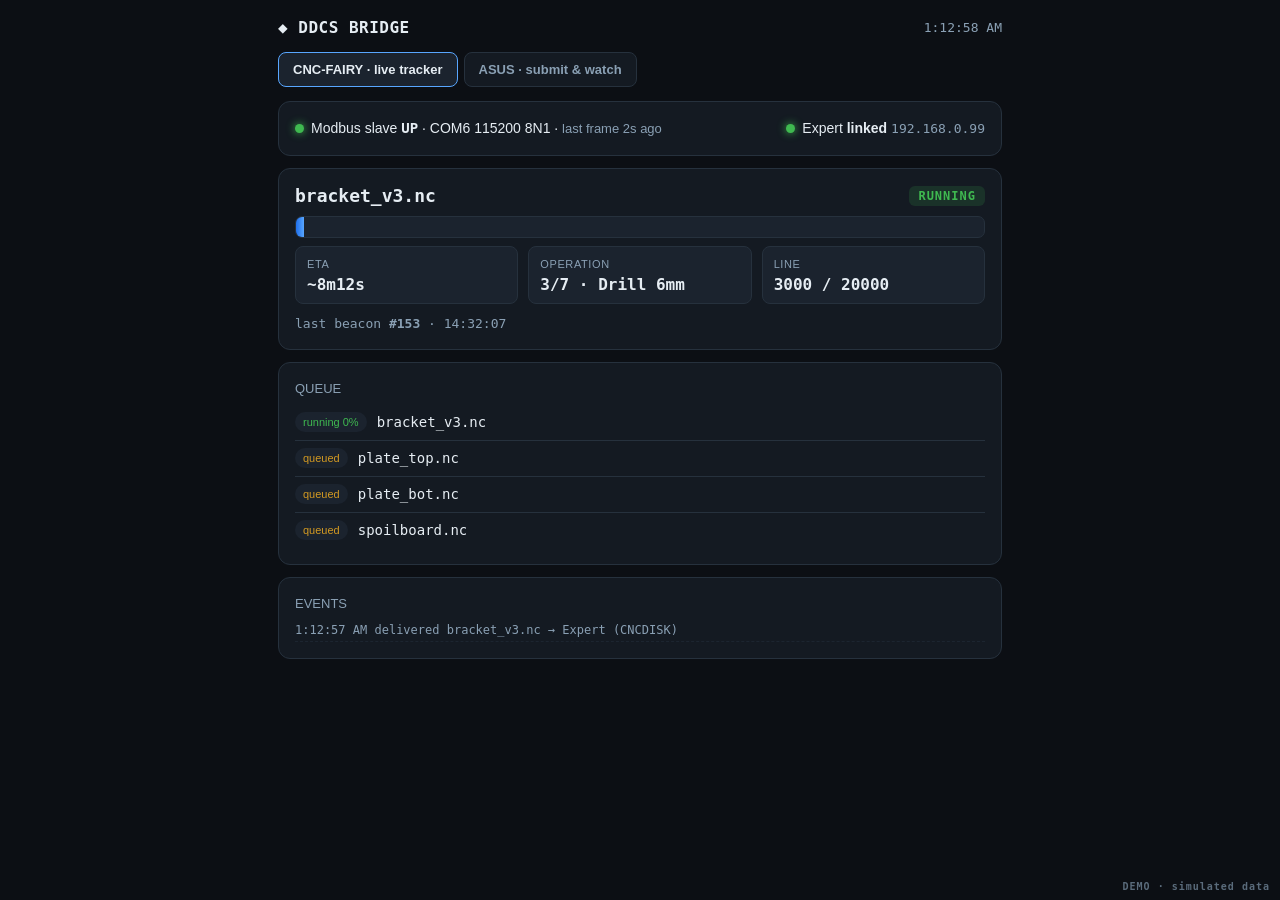
<file: controllers/expert-m350/tools/bridge_ui_mock.html>
<!doctype html>
<html lang="en">
<head>
<meta charset="utf-8">
<meta name="viewport" content="width=device-width, initial-scale=1">
<title>DDCS Bridge — UI mockup</title>
<style>
  :root{
    --bg:#0c0f14; --panel:#141a22; --panel2:#1b232e; --ink:#e6edf3; --dim:#8aa0b4;
    --line:#26313d; --accent:#3fb950; --accent2:#58a6ff; --warn:#d29922; --bad:#f85149;
    --bar:#1f6feb;
  }
  *{box-sizing:border-box}
  body{margin:0;background:var(--bg);color:var(--ink);
       font:14px/1.5 ui-sans-serif,Segoe UI,Roboto,Helvetica,Arial,sans-serif}
  .wrap{max-width:760px;margin:0 auto;padding:18px}
  h1{font:600 16px ui-monospace,Consolas,monospace;letter-spacing:.5px;margin:0}
  .tabs{display:flex;gap:6px;margin:14px 0}
  .tab{padding:7px 14px;border:1px solid var(--line);border-radius:8px;background:var(--panel);
       color:var(--dim);cursor:pointer;font-weight:600;font-size:13px}
  .tab.on{background:var(--panel2);color:var(--ink);border-color:var(--accent2)}
  .card{background:var(--panel);border:1px solid var(--line);border-radius:12px;padding:16px;margin:12px 0}
  .row{display:flex;align-items:center;gap:14px;flex-wrap:wrap}
  .spread{justify-content:space-between}
  .dot{width:9px;height:9px;border-radius:50%;display:inline-block;margin-right:7px}
  .ok{background:var(--accent);box-shadow:0 0 8px var(--accent)}
  .info{background:var(--accent2)}
  .muted{color:var(--dim);font-size:13px}
  .mono{font-family:ui-monospace,Consolas,monospace}
  .job{font:600 18px ui-monospace,Consolas,monospace}
  .state{font:600 12px ui-monospace,monospace;padding:3px 9px;border-radius:6px;letter-spacing:1px}
  .s-run{background:rgba(63,185,80,.15);color:var(--accent)}
  .s-done{background:rgba(88,166,255,.15);color:var(--accent2)}
  .s-wait{background:rgba(210,153,34,.15);color:var(--warn)}
  .bar{height:22px;background:var(--panel2);border-radius:7px;overflow:hidden;border:1px solid var(--line);margin:10px 0 4px}
  .fill{height:100%;width:0;background:linear-gradient(90deg,var(--bar),var(--accent2));
        transition:width .5s ease;display:flex;align-items:center;justify-content:flex-end;
        padding-right:8px;color:#fff;font:600 12px ui-monospace,monospace}
  .grid{display:grid;grid-template-columns:1fr 1fr 1fr;gap:10px;margin-top:8px}
  .stat{background:var(--panel2);border:1px solid var(--line);border-radius:8px;padding:9px 11px}
  .stat .k{font-size:11px;color:var(--dim);text-transform:uppercase;letter-spacing:.6px}
  .stat .v{font:600 16px ui-monospace,monospace;margin-top:2px}
  .q{display:flex;align-items:center;gap:10px;padding:7px 0;border-bottom:1px solid var(--line)}
  .q:last-child{border-bottom:0}
  .pill{font-size:11px;padding:2px 8px;border-radius:20px;background:var(--panel2);color:var(--dim)}
  .pill.run{color:var(--accent)} .pill.queued{color:var(--warn)} .pill.done{color:var(--accent2)}
  .log{font-family:ui-monospace,Consolas,monospace;font-size:12px;color:var(--dim);
       max-height:120px;overflow:auto;margin:0;padding:0;list-style:none}
  .log li{padding:2px 0;border-bottom:1px dashed #1c2530}
  .drop{border:1.5px dashed var(--line);border-radius:10px;padding:26px;text-align:center;color:var(--dim);
        background:var(--panel2)}
  .demo{position:fixed;right:10px;bottom:8px;font:600 10px monospace;color:#5a6b7b;letter-spacing:1px}
  .hidden{display:none}
</style>
</head>
<body>
<div class="wrap">
  <div class="row spread">
    <h1>◆ DDCS&nbsp;BRIDGE</h1>
    <span class="muted mono" id="clock">--:--:--</span>
  </div>

  <div class="tabs">
    <div class="tab on" id="t-fairy" onclick="show('fairy')">CNC-FAIRY · live tracker</div>
    <div class="tab" id="t-asus" onclick="show('asus')">ASUS · submit &amp; watch</div>
  </div>

  <!-- ============ CNC-FAIRY view ============ -->
  <div id="view-fairy">
    <div class="card">
      <div class="row spread">
        <span><span class="dot ok"></span>Modbus slave <b class="mono">UP</b> · COM6 115200 8N1 · <span class="muted" id="frameage">last frame 2s ago</span></span>
        <span><span class="dot ok"></span>Expert <b>linked</b> <span class="muted mono">192.168.0.99</span></span>
      </div>
    </div>

    <div class="card">
      <div class="row spread">
        <span class="job" id="job">bracket_v3.nc</span>
        <span class="state s-run" id="state">RUNNING</span>
      </div>
      <div class="bar"><div class="fill" id="fill">0%</div></div>
      <div class="grid">
        <div class="stat"><div class="k">ETA</div><div class="v" id="eta">~8m12s</div></div>
        <div class="stat"><div class="k">Operation</div><div class="v" id="op">3/7 · Drill 6mm</div></div>
        <div class="stat"><div class="k">Line</div><div class="v" id="line">3000 / 20000</div></div>
      </div>
      <div class="muted mono" style="margin-top:10px">last beacon <b id="beacon">#153</b> · <span id="btime">14:32:07</span></div>
    </div>

    <div class="card">
      <div class="muted" style="margin-bottom:6px">QUEUE</div>
      <div id="queue"></div>
    </div>

    <div class="card">
      <div class="muted" style="margin-bottom:6px">EVENTS</div>
      <ul class="log" id="log"></ul>
    </div>
  </div>

  <!-- ============ ASUS view ============ -->
  <div id="view-asus" class="hidden">
    <div class="card">
      <div class="drop">⤓ &nbsp;Drop a <b>.nc</b> here &nbsp;·&nbsp; or <u>choose a file</u><br>
        <span class="muted">it gets instrumented (beacons) and queued to the cloud</span></div>
    </div>
    <div class="card">
      <div class="muted" style="margin-bottom:6px">MY QUEUE</div>
      <div id="queue2"></div>
    </div>
    <div class="card">
      <div class="row spread"><span class="job" id="job2">bracket_v3.nc</span><span class="state s-run">RUNNING</span></div>
      <div class="bar"><div class="fill" id="fill2">0%</div></div>
      <div class="muted mono" style="margin-top:8px" id="asusline">62% · ETA ~8m · op 3/7 (Drill 6mm) · line 3000/20000</div>
      <div class="muted" style="margin-top:6px">↻ cloud-updated, ~3s behind the machine</div>
    </div>
  </div>
</div>
<div class="demo">DEMO · simulated data</div>

<script>
const Q = [
  {name:"bracket_v3.nc", state:"run"},
  {name:"plate_top.nc",  state:"queued"},
  {name:"plate_bot.nc",  state:"queued"},
  {name:"spoilboard.nc", state:"queued"},
];
let pct = 0, beacon = 1, total = 255, line = 0, lineMax = 20000, etaS = 530;

function show(v){
  document.getElementById('view-fairy').classList.toggle('hidden', v!=='fairy');
  document.getElementById('view-asus').classList.toggle('hidden', v!=='asus');
  document.getElementById('t-fairy').classList.toggle('on', v==='fairy');
  document.getElementById('t-asus').classList.toggle('on', v==='asus');
}
function renderQueue(){
  const html = Q.map(j=>{
    const cls = j.state==='run'?'run':j.state==='done'?'done':'queued';
    const label = j.state==='run'?('running '+pct+'%'):j.state;
    return `<div class="q"><span class="pill ${cls}">${label}</span><span class="mono">${j.name}</span></div>`;
  }).join('');
  document.getElementById('queue').innerHTML = html;
  document.getElementById('queue2').innerHTML = html;
}
function logEvent(msg){
  const ul = document.getElementById('log');
  const li = document.createElement('li');
  li.textContent = new Date().toLocaleTimeString() + '  ' + msg;
  ul.prepend(li);
  while(ul.children.length>30) ul.removeChild(ul.lastChild);
}
function tick(){
  document.getElementById('clock').textContent = new Date().toLocaleTimeString();
  if(pct < 100){
    pct += 1; beacon = Math.round(pct/100*total); line = Math.round(pct/100*lineMax);
    eatS = Math.max(0, eatS); etaS = Math.round((100-pct)/100*530);
    const op = pct<25?'1/7 · Face':pct<45?'2/7 · Adaptive':pct<70?'3/7 · Drill 6mm':pct<88?'5/7 · Contour':'7/7 · Finish';
    document.getElementById('fill').style.width = pct+'%';
    document.getElementById('fill').textContent = pct+'%';
    document.getElementById('eta').textContent = '~'+Math.floor(etaS/60)+'m'+String(etaS%60).padStart(2,'0')+'s';
    document.getElementById('op').textContent = op;
    document.getElementById('line').textContent = line.toLocaleString()+' / '+lineMax.toLocaleString();
    document.getElementById('beacon').textContent = '#'+beacon;
    document.getElementById('btime').textContent = new Date().toLocaleTimeString();
    // mirror onto ASUS view
    document.getElementById('fill2').style.width = pct+'%';
    document.getElementById('fill2').textContent = pct+'%';
    document.getElementById('asusline').textContent =
      pct+'% · ETA ~'+Math.floor(etaS/60)+'m · '+op+' · line '+line.toLocaleString()+'/'+lineMax.toLocaleString();
    if(beacon%30===0) logEvent('beacon #'+beacon+' · '+pct+'%');
  } else {
    // finish + advance the queue
    document.getElementById('state').textContent='DONE';
    document.getElementById('state').className='state s-done';
    logEvent('✓ '+Q[0].name+' complete — operator may load next');
    Q[0].state='done';
    const next = Q.find(j=>j.state==='queued');
    if(next){ next.state='run';
      document.getElementById('job').textContent=next.name;
      document.getElementById('job2').textContent=next.name;
      document.getElementById('job').classList.add('mono');
      logEvent('delivered '+next.name+' → Expert (CNCDISK)');
      setTimeout(()=>{document.getElementById('state').textContent='RUNNING';
        document.getElementById('state').className='state s-run';},1200);
    }
    pct=0; beacon=1; etaS=530;
  }
  renderQueue();
}
logEvent('delivered bracket_v3.nc → Expert (CNCDISK)');
renderQueue();
setInterval(tick, 600);
tick();
</script>
</body>
</html>
</file>
